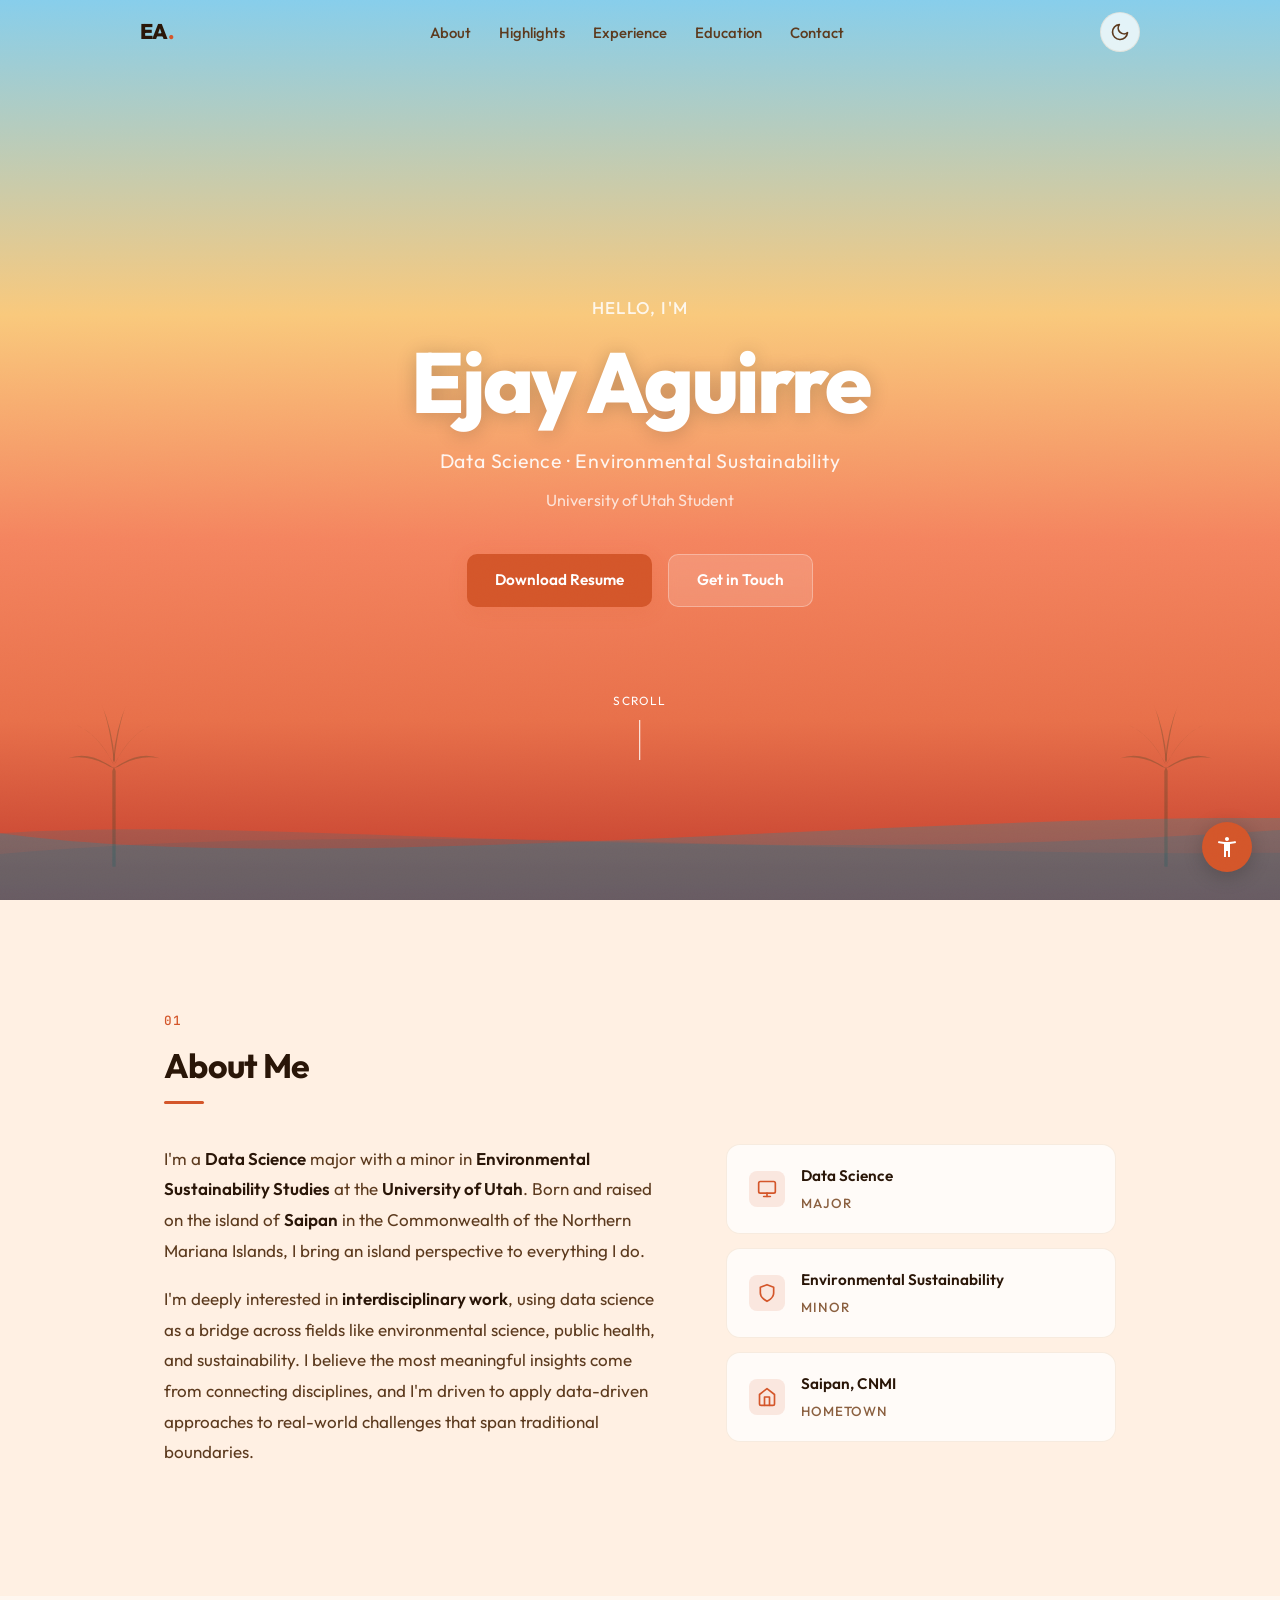
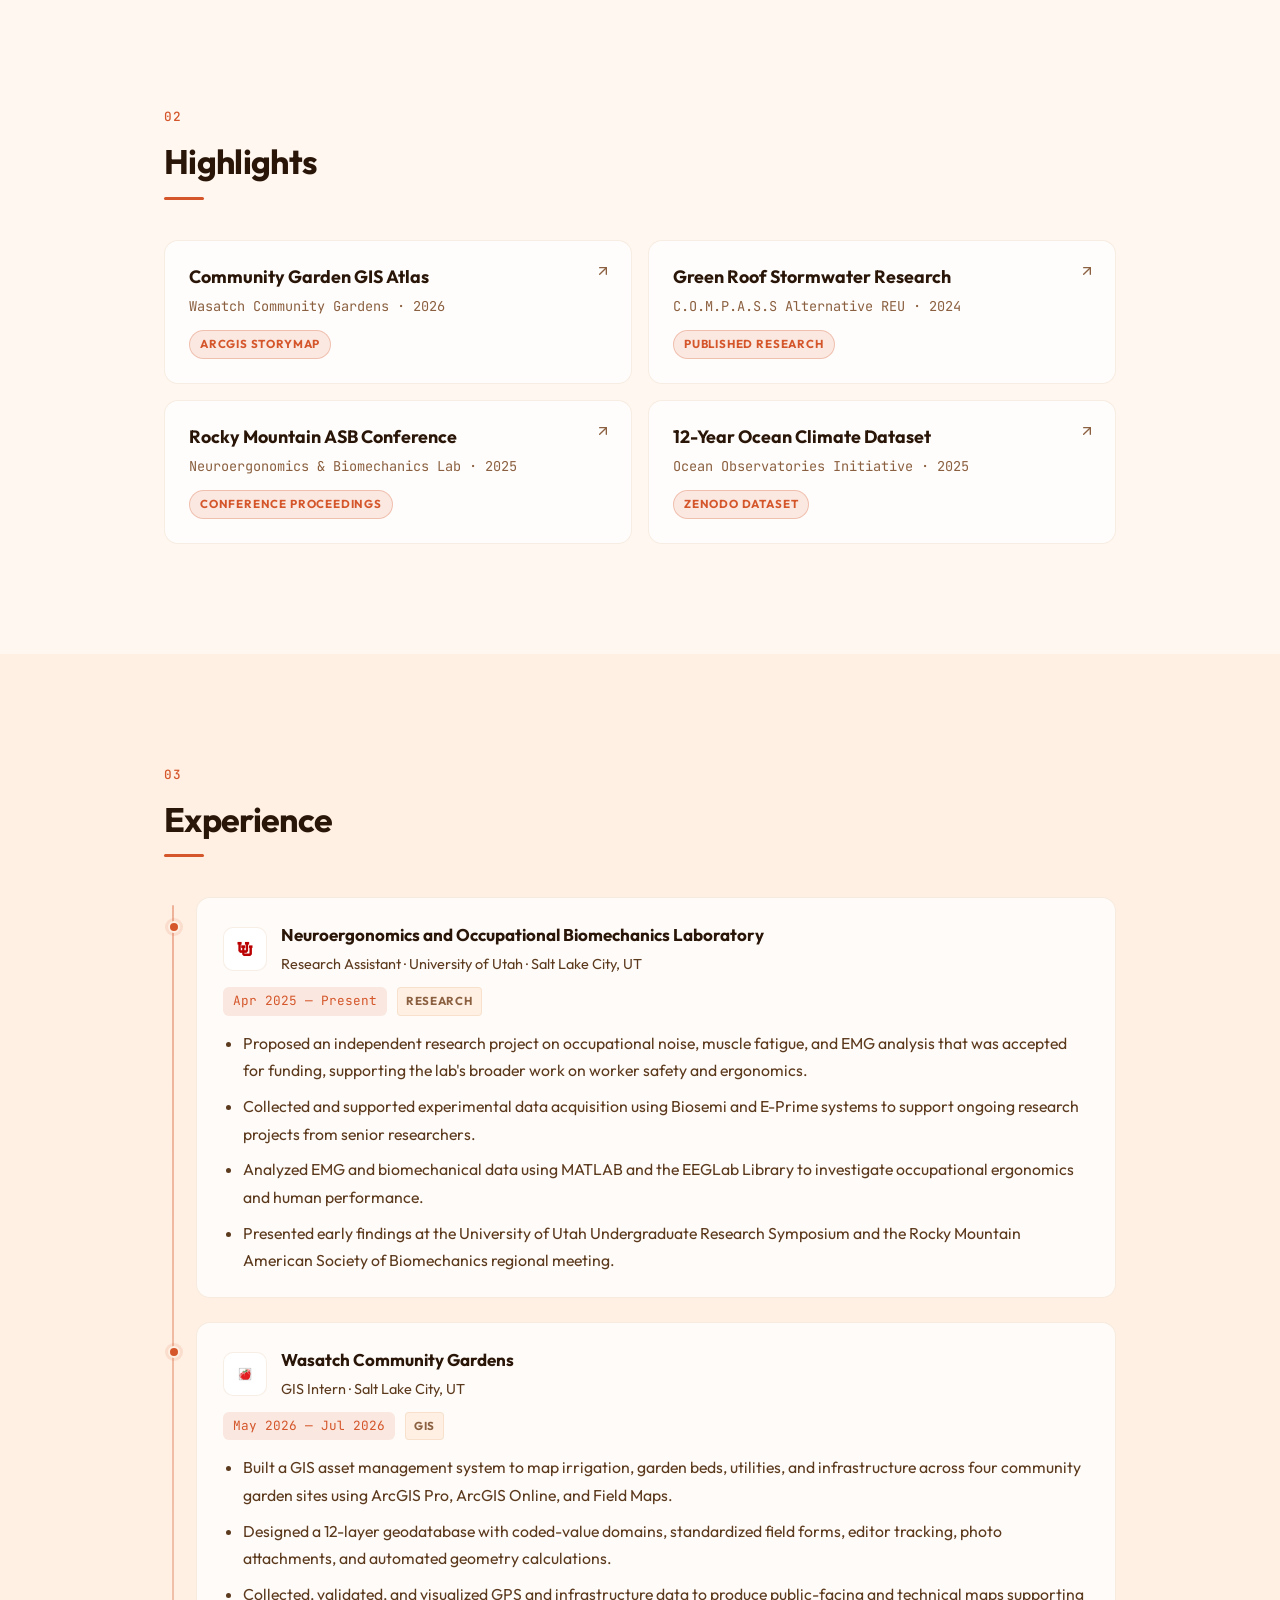
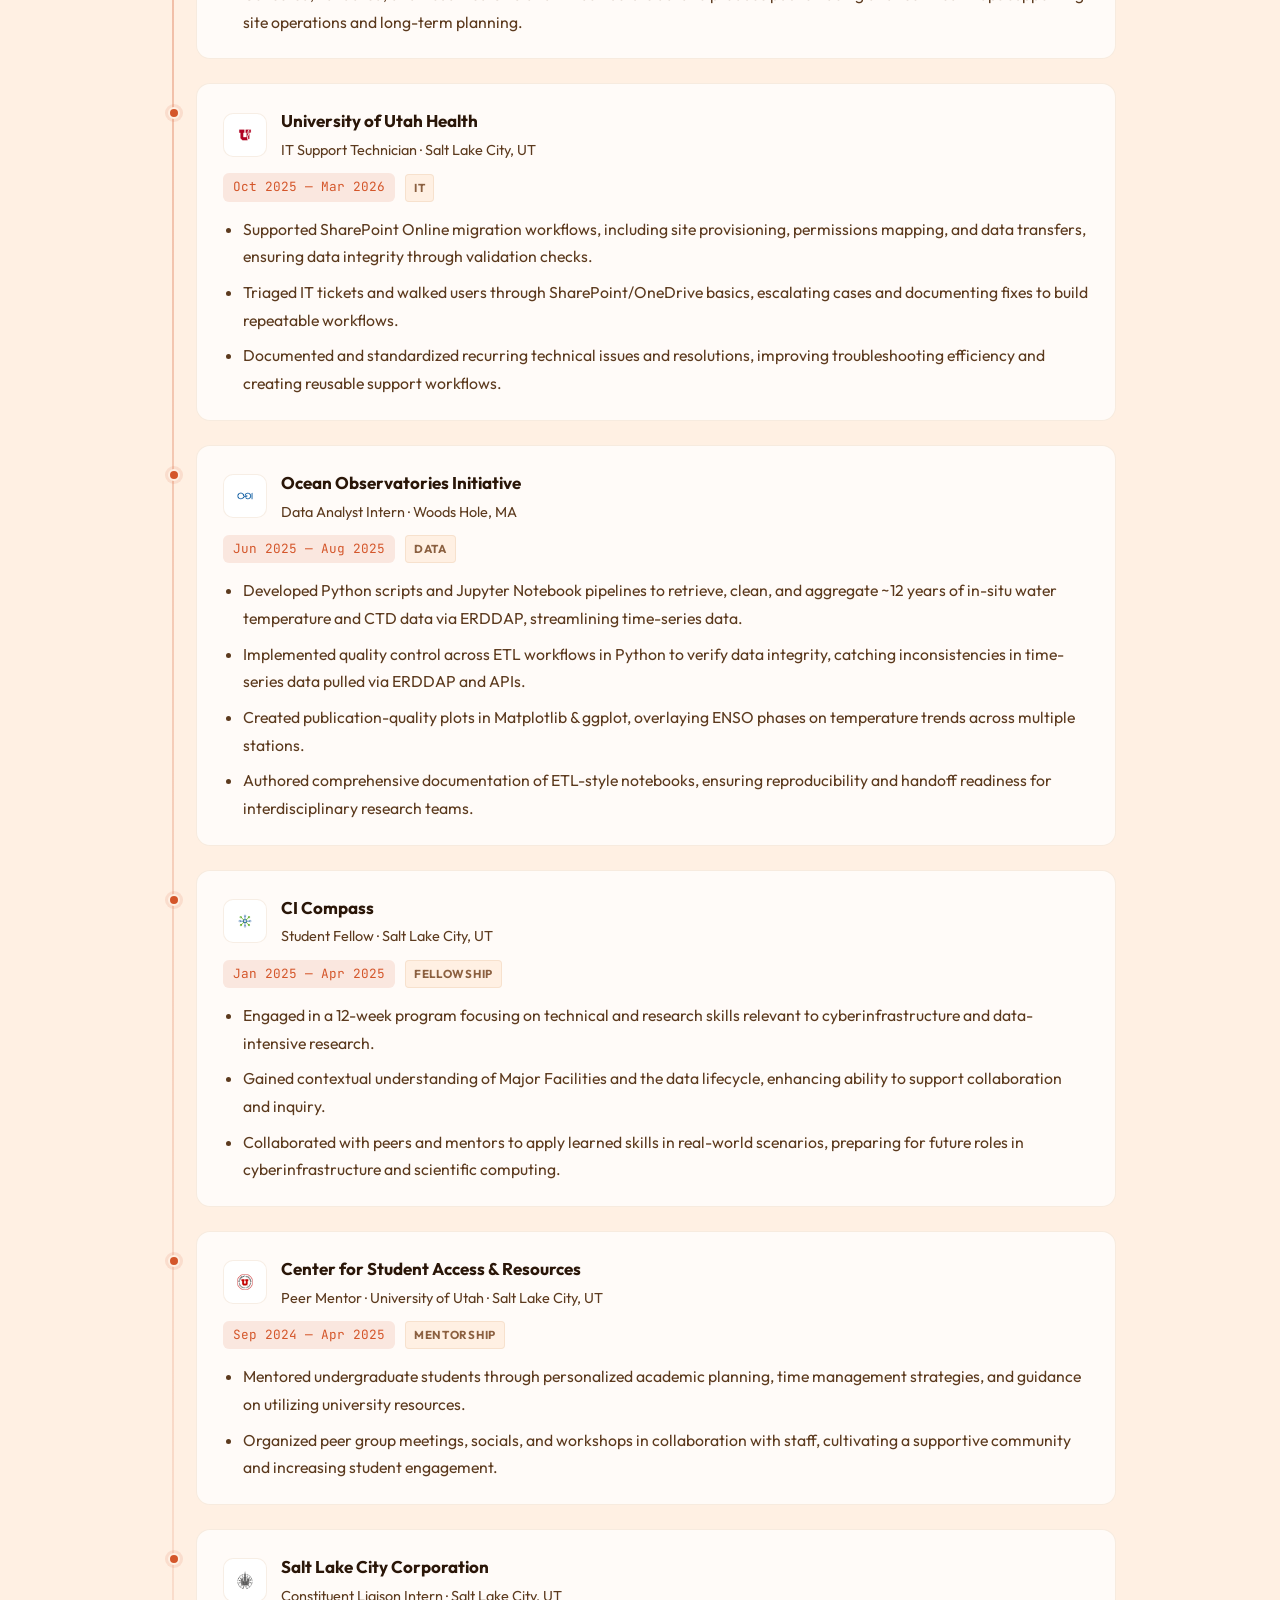
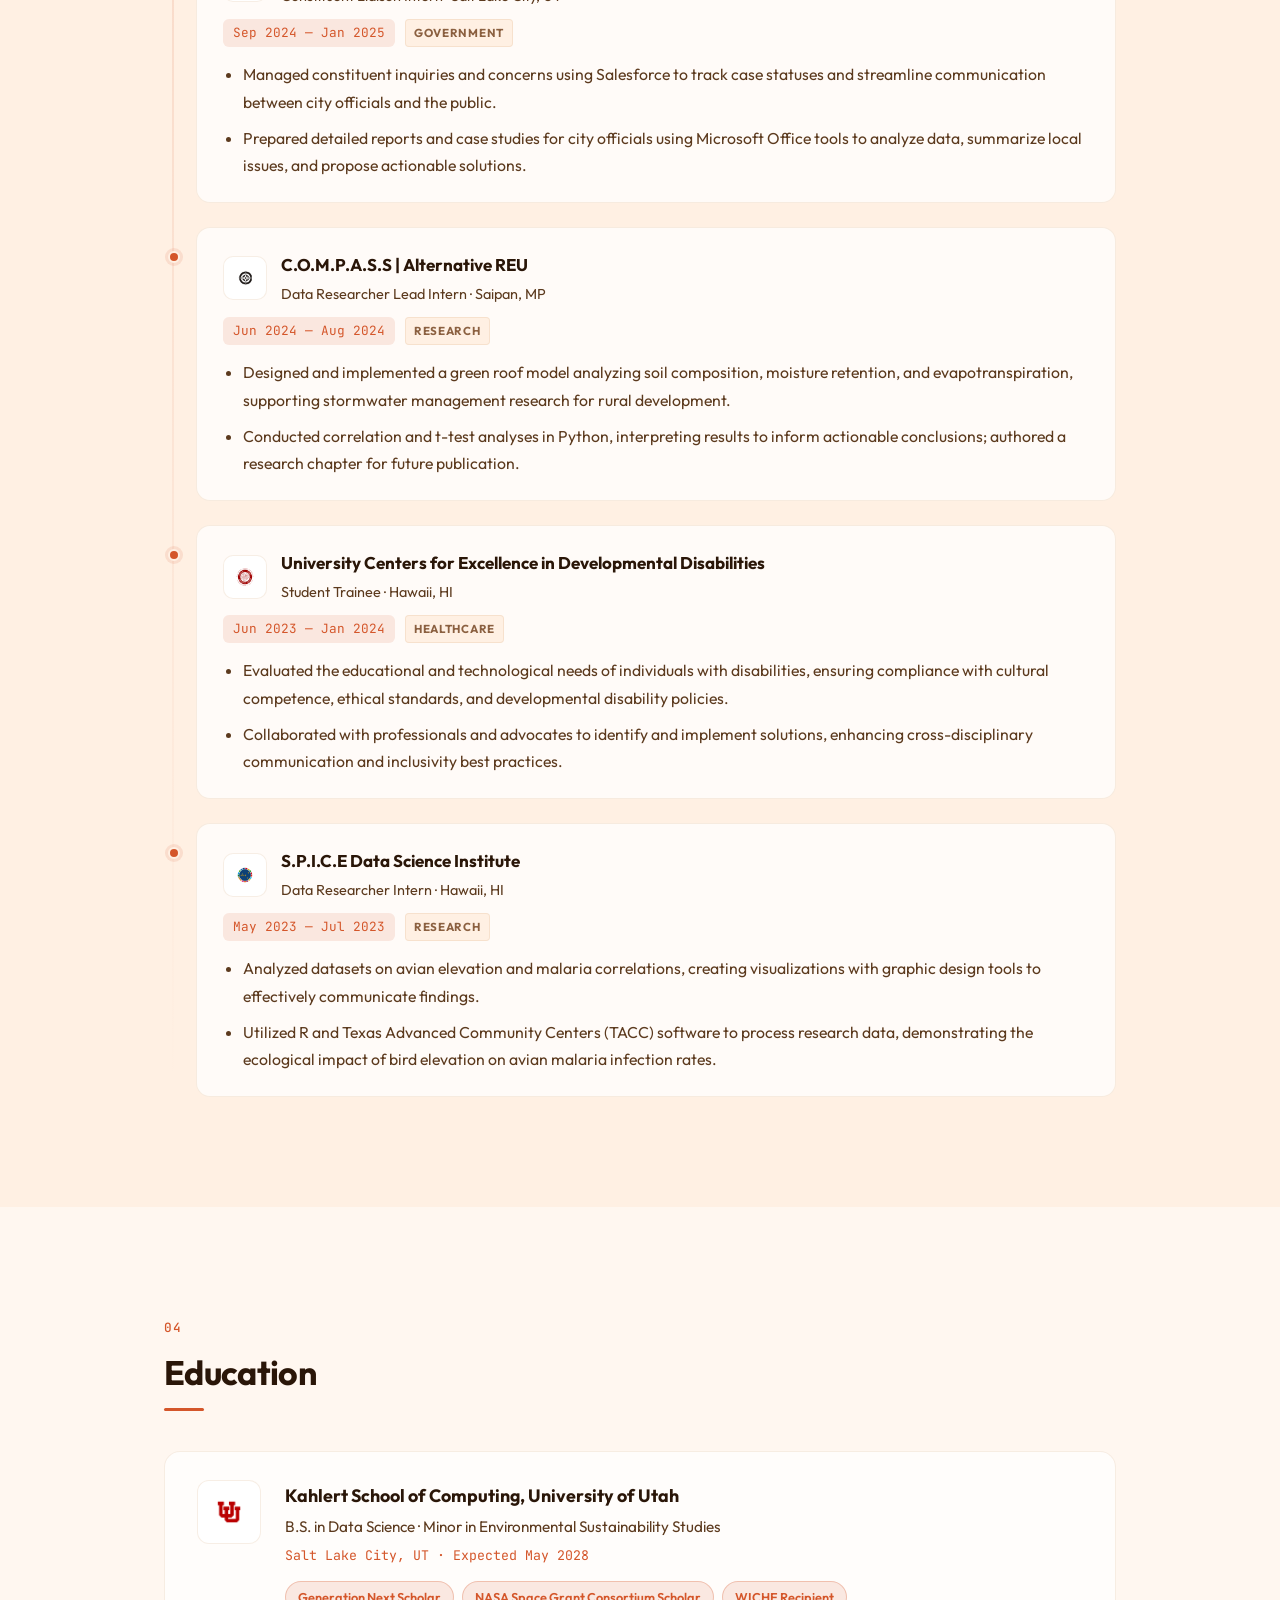
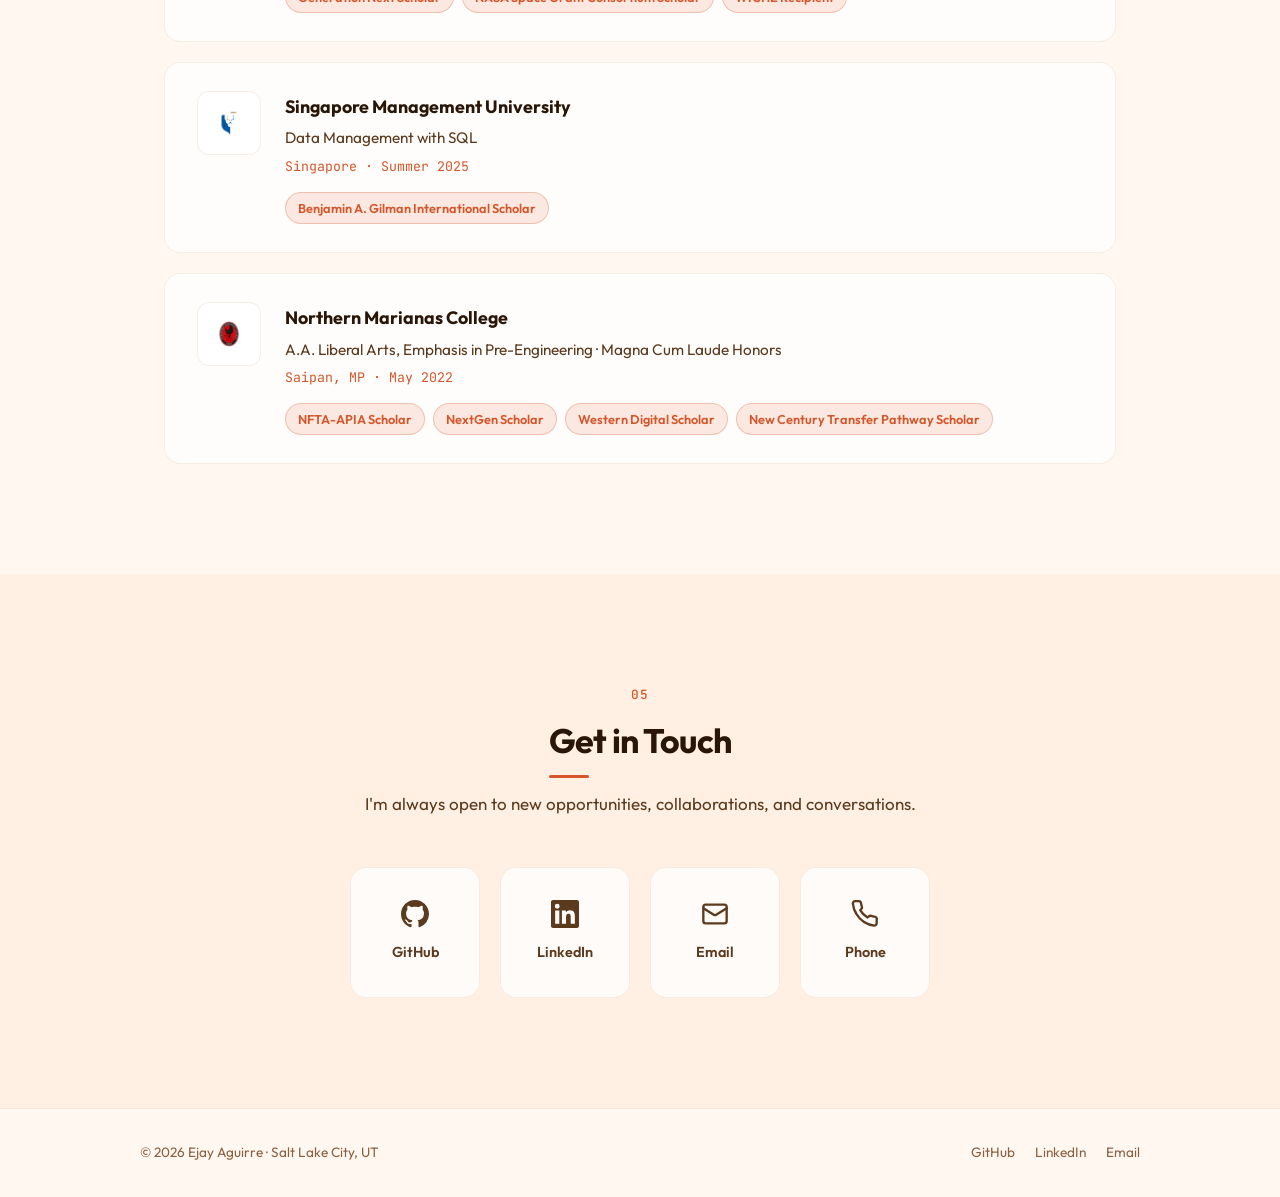
<file: index.html>
<!DOCTYPE html>
<html lang="en" data-theme="light">

<head>
  <meta charset="UTF-8" />
  <meta name="viewport" content="width=device-width, initial-scale=1.0" />
  <title>Ejay Aguirre — Data Science &amp; Environmental Sustainability</title>
  <meta name="description"
    content="Personal website of Ejay Aguirre — Data Science major and Environmental Sustainability Studies minor at the University of Utah. NASA Space Grant Scholar." />
  <link rel="preconnect" href="https://fonts.googleapis.com" />
  <link rel="preconnect" href="https://fonts.gstatic.com" crossorigin />
  <link
    href="https://fonts.googleapis.com/css2?family=Outfit:wght@300;400;500;600;700;800&family=JetBrains+Mono:wght@400;500&display=swap"
    rel="stylesheet" />
  <link rel="stylesheet" href="style.css" />
</head>

<body>
  <!-- Grain overlay -->
  <div class="grain-overlay" aria-hidden="true"></div>

  <!-- Scroll Progress -->
  <div id="scroll-progress" class="scroll-progress" aria-hidden="true"></div>

  <!-- ===== Navigation ===== -->
  <nav id="navbar" class="navbar" aria-label="Main navigation">
    <div class="nav-inner">
      <a href="#hero" class="nav-logo">EA<span class="accent">.</span></a>
      <ul class="nav-links" role="list">
        <li><a href="#about">About</a></li>
        <li><a href="#achievements">Highlights</a></li>
        <li><a href="#experience">Experience</a></li>
        <li><a href="#education">Education</a></li>
        <li><a href="#contact">Contact</a></li>
      </ul>
      <div class="nav-right">
        <button id="theme-toggle" class="theme-toggle" aria-label="Toggle light/dark mode">
          <svg class="theme-icon sun-icon" width="20" height="20" viewBox="0 0 24 24" fill="none" stroke="currentColor" stroke-width="2" stroke-linecap="round" stroke-linejoin="round" aria-hidden="true">
            <circle cx="12" cy="12" r="5"/>
            <line x1="12" y1="1" x2="12" y2="3"/><line x1="12" y1="21" x2="12" y2="23"/>
            <line x1="4.22" y1="4.22" x2="5.64" y2="5.64"/><line x1="18.36" y1="18.36" x2="19.78" y2="19.78"/>
            <line x1="1" y1="12" x2="3" y2="12"/><line x1="21" y1="12" x2="23" y2="12"/>
            <line x1="4.22" y1="19.78" x2="5.64" y2="18.36"/><line x1="18.36" y1="5.64" x2="19.78" y2="4.22"/>
          </svg>
          <svg class="theme-icon moon-icon" width="20" height="20" viewBox="0 0 24 24" fill="none" stroke="currentColor" stroke-width="2" stroke-linecap="round" stroke-linejoin="round" aria-hidden="true">
            <path d="M21 12.79A9 9 0 1 1 11.21 3 7 7 0 0 0 21 12.79z"/>
          </svg>
        </button>
        <button id="mobile-menu-btn" class="mobile-menu-btn" aria-label="Toggle navigation menu" aria-expanded="false">
          <span></span><span></span><span></span>
        </button>
      </div>
    </div>
  </nav>

  <!-- Mobile Menu -->
  <div id="mobile-menu" class="mobile-menu" role="dialog" aria-label="Mobile navigation">
    <ul role="list">
      <li><a href="#about">About</a></li>
      <li><a href="#achievements">Highlights</a></li>
      <li><a href="#experience">Experience</a></li>
      <li><a href="#education">Education</a></li>
      <li><a href="#contact">Contact</a></li>
    </ul>
  </div>

  <!-- ===== Hero ===== -->
  <section id="hero" class="hero" aria-label="Introduction">
    <div id="cursor-spotlight" class="cursor-spotlight" aria-hidden="true"></div>
    <div class="hero-waves" aria-hidden="true">
      <svg class="wave wave-1" viewBox="0 0 1440 180" preserveAspectRatio="none"><path d="M0,80 C360,160 1080,0 1440,80 L1440,180 L0,180 Z"/></svg>
      <svg class="wave wave-2" viewBox="0 0 1440 180" preserveAspectRatio="none"><path d="M0,100 C320,20 720,160 1440,60 L1440,180 L0,180 Z"/></svg>
      <svg class="wave wave-3" viewBox="0 0 1440 180" preserveAspectRatio="none"><path d="M0,120 C480,40 960,140 1440,100 L1440,180 L0,180 Z"/></svg>
    </div>
    <div class="hero-palm left" aria-hidden="true">
      <svg viewBox="0 0 120 200" fill="currentColor">
        <path d="M58,200 L62,200 L62,90 Q63,85 60,80 Q57,85 58,90 Z"/>
        <path d="M60,82 Q30,60 5,70 Q30,65 55,80 Z"/><path d="M60,78 Q40,40 15,30 Q42,42 58,75 Z"/>
        <path d="M60,82 Q90,60 115,70 Q90,65 65,80 Z"/><path d="M60,78 Q80,40 105,30 Q78,42 62,75 Z"/>
        <path d="M60,75 Q55,30 45,5 Q58,35 61,72 Z"/><path d="M60,75 Q65,30 75,5 Q62,35 59,72 Z"/>
      </svg>
    </div>
    <div class="hero-palm right" aria-hidden="true">
      <svg viewBox="0 0 120 200" fill="currentColor">
        <path d="M58,200 L62,200 L62,90 Q63,85 60,80 Q57,85 58,90 Z"/>
        <path d="M60,82 Q30,60 5,70 Q30,65 55,80 Z"/><path d="M60,78 Q40,40 15,30 Q42,42 58,75 Z"/>
        <path d="M60,82 Q90,60 115,70 Q90,65 65,80 Z"/><path d="M60,78 Q80,40 105,30 Q78,42 62,75 Z"/>
        <path d="M60,75 Q55,30 45,5 Q58,35 61,72 Z"/><path d="M60,75 Q65,30 75,5 Q62,35 59,72 Z"/>
      </svg>
    </div>
    <div class="hero-stars" aria-hidden="true">
      <span class="star" style="top:8%;left:10%;animation-delay:0s"></span>
      <span class="star" style="top:15%;left:25%;animation-delay:1.2s"></span>
      <span class="star" style="top:5%;left:50%;animation-delay:0.5s"></span>
      <span class="star" style="top:20%;left:70%;animation-delay:1.8s"></span>
      <span class="star" style="top:10%;left:85%;animation-delay:0.8s"></span>
      <span class="star" style="top:25%;left:40%;animation-delay:2.1s"></span>
      <span class="star" style="top:12%;left:60%;animation-delay:1.5s"></span>
      <span class="star" style="top:30%;left:15%;animation-delay:0.3s"></span>
      <span class="star" style="top:18%;left:90%;animation-delay:2.5s"></span>
      <span class="star" style="top:35%;left:78%;animation-delay:1.0s"></span>
    </div>
    <div class="hero-content">
      <p class="hero-greeting">Hello, I'm</p>
      <h1 class="hero-name">Ejay Aguirre</h1>
      <p class="hero-tagline">Data Science · Environmental Sustainability</p>
      <p class="hero-school">University of Utah Student</p>
      <div class="hero-cta">
        <a href="AGUIRRE_Resume.pdf" download class="btn btn-primary">Download Resume</a>
        <a href="#contact" class="btn btn-outline">Get in Touch</a>
      </div>
    </div>
    <div class="hero-scroll-indicator" aria-hidden="true">
      <span>Scroll</span>
      <div class="scroll-line"></div>
    </div>
  </section>

  <main>

  <!-- ===== About ===== -->
  <section id="about" class="section about" aria-label="About me">
    <div class="container">
      <p class="section-number">01</p>
      <h2 class="section-title">About Me</h2>
      <div class="about-grid">
        <div class="about-text">
          <p>I'm a <strong>Data Science</strong> major with a minor in <strong>Environmental Sustainability Studies</strong> at the <strong>University of Utah</strong>. Born and raised on the island of <strong>Saipan</strong> in the Commonwealth of the Northern Mariana Islands, I bring an island perspective to everything I do.</p>
          <p>I'm deeply interested in <strong>interdisciplinary work</strong>, using data science as a bridge across fields like environmental science, public health, and sustainability. I believe the most meaningful insights come from connecting disciplines, and I'm driven to apply data-driven approaches to real-world challenges that span traditional boundaries.</p>
        </div>
        <div class="about-highlights">
          <div class="highlight-card">
            <span class="highlight-icon" aria-hidden="true">
              <svg width="20" height="20" viewBox="0 0 24 24" fill="none" stroke="currentColor" stroke-width="2" stroke-linecap="round" stroke-linejoin="round"><rect x="2" y="3" width="20" height="14" rx="2"/><line x1="8" y1="21" x2="16" y2="21"/><line x1="12" y1="17" x2="12" y2="21"/></svg>
            </span>
            <div><h3>Data Science</h3><p>Major</p></div>
          </div>
          <div class="highlight-card">
            <span class="highlight-icon" aria-hidden="true">
              <svg width="20" height="20" viewBox="0 0 24 24" fill="none" stroke="currentColor" stroke-width="2" stroke-linecap="round" stroke-linejoin="round"><path d="M12 22s8-4 8-10V5l-8-3-8 3v7c0 6 8 10 8 10z"/></svg>
            </span>
            <div><h3>Environmental Sustainability</h3><p>Minor</p></div>
          </div>
          <div class="highlight-card">
            <span class="highlight-icon" aria-hidden="true">
              <svg width="20" height="20" viewBox="0 0 24 24" fill="none" stroke="currentColor" stroke-width="2" stroke-linecap="round" stroke-linejoin="round"><path d="M3 9l9-7 9 7v11a2 2 0 0 1-2 2H5a2 2 0 0 1-2-2z"/><polyline points="9 22 9 12 15 12 15 22"/></svg>
            </span>
            <div><h3>Saipan, CNMI</h3><p>Hometown</p></div>
          </div>
        </div>
      </div>
    </div>
  </section>

  <!-- ===== Highlights ===== -->
  <section id="achievements" class="section achievements" aria-label="Highlights">
    <div class="container">
      <p class="section-number">02</p>
      <h2 class="section-title">Highlights</h2>
      <div class="achievements-grid">

        <a href="https://storymaps.arcgis.com/stories/f41eeceae7344bdc9fad9366c689debc"
           target="_blank" rel="noopener" class="achievement-item achievement-link">
          <div class="achievement-body">
            <p class="achievement-headline">Community Garden GIS Atlas</p>
            <p class="achievement-sub">Wasatch Community Gardens · 2026</p>
          </div>
          <span class="achievement-source">ArcGIS StoryMap</span>
          <svg class="achievement-arrow" width="16" height="16" viewBox="0 0 24 24" fill="none" stroke="currentColor" stroke-width="2" stroke-linecap="round" stroke-linejoin="round" aria-hidden="true"><line x1="7" y1="17" x2="17" y2="7"/><polyline points="7 7 17 7 17 17"/></svg>
        </a>

        <a href="https://pdxscholar.library.pdx.edu/altreu_projects/17"
           target="_blank" rel="noopener" class="achievement-item achievement-link">
          <div class="achievement-body">
            <p class="achievement-headline">Green Roof Stormwater Research</p>
            <p class="achievement-sub">C.O.M.P.A.S.S Alternative REU · 2024</p>
          </div>
          <span class="achievement-source">Published Research</span>
          <svg class="achievement-arrow" width="16" height="16" viewBox="0 0 24 24" fill="none" stroke="currentColor" stroke-width="2" stroke-linecap="round" stroke-linejoin="round" aria-hidden="true"><line x1="7" y1="17" x2="17" y2="7"/><polyline points="7 7 17 7 17 17"/></svg>
        </a>

        <a href="https://drive.google.com/file/d/1c9spoJ9tmQm4bDDEuXzRy5mXmCir5XP3/view"
           target="_blank" rel="noopener" class="achievement-item achievement-link">
          <div class="achievement-body">
            <p class="achievement-headline">Rocky Mountain ASB Conference</p>
            <p class="achievement-sub">Neuroergonomics &amp; Biomechanics Lab · 2025</p>
          </div>
          <span class="achievement-source">Conference Proceedings</span>
          <svg class="achievement-arrow" width="16" height="16" viewBox="0 0 24 24" fill="none" stroke="currentColor" stroke-width="2" stroke-linecap="round" stroke-linejoin="round" aria-hidden="true"><line x1="7" y1="17" x2="17" y2="7"/><polyline points="7 7 17 7 17 17"/></svg>
        </a>

        <a href="https://zenodo.org/records/16921722"
           target="_blank" rel="noopener" class="achievement-item achievement-link">
          <div class="achievement-body">
            <p class="achievement-headline">12-Year Ocean Climate Dataset</p>
            <p class="achievement-sub">Ocean Observatories Initiative · 2025</p>
          </div>
          <span class="achievement-source">Zenodo Dataset</span>
          <svg class="achievement-arrow" width="16" height="16" viewBox="0 0 24 24" fill="none" stroke="currentColor" stroke-width="2" stroke-linecap="round" stroke-linejoin="round" aria-hidden="true"><line x1="7" y1="17" x2="17" y2="7"/><polyline points="7 7 17 7 17 17"/></svg>
        </a>

      </div>
    </div>
  </section>

  <!-- ===== Experience ===== -->
  <section id="experience" class="section experience" aria-label="Work experience">
    <div class="container">
      <p class="section-number">03</p>
      <h2 class="section-title">Experience</h2>
      <div class="timeline">

        <div class="timeline-item">
          <div class="timeline-dot" aria-hidden="true"></div>
          <div class="timeline-card">
            <div class="timeline-header">
              <div class="timeline-title-row">
                <img class="org-logo" src="images/logos/light/university_of_utah.png" data-light="images/logos/light/university_of_utah.png" data-dark="images/logos/dark/university_of_utah.png" alt="University of Utah logo">
                <div>
                  <h3 class="timeline-org">Neuroergonomics and Occupational Biomechanics Laboratory</h3>
                  <p class="timeline-role">Research Assistant · University of Utah · Salt Lake City, UT</p>
                </div>
              </div>
              <div class="timeline-meta">
                <span class="timeline-date">Apr 2025 — Present</span>
                <span class="timeline-badge">Research</span>
              </div>
            </div>
            <ul class="timeline-bullets">
              <li>Proposed an independent research project on occupational noise, muscle fatigue, and EMG analysis that was accepted for funding, supporting the lab's broader work on worker safety and ergonomics.</li>
              <li>Collected and supported experimental data acquisition using Biosemi and E-Prime systems to support ongoing research projects from senior researchers.</li>
              <li>Analyzed EMG and biomechanical data using MATLAB and the EEGLab Library to investigate occupational ergonomics and human performance.</li>
              <li>Presented early findings at the University of Utah Undergraduate Research Symposium and the Rocky Mountain American Society of Biomechanics regional meeting.</li>
            </ul>
          </div>
        </div>

        <div class="timeline-item">
          <div class="timeline-dot" aria-hidden="true"></div>
          <div class="timeline-card">
            <div class="timeline-header">
              <div class="timeline-title-row">
                <img class="org-logo" src="images/logos/light/wasatch_tomato.png" data-light="images/logos/light/wasatch_tomato.png" data-dark="images/logos/dark/wasatch_tomato.png" alt="Wasatch Community Gardens logo">
                <div>
                  <h3 class="timeline-org">Wasatch Community Gardens</h3>
                  <p class="timeline-role">GIS Intern · Salt Lake City, UT</p>
                </div>
              </div>
              <div class="timeline-meta">
                <span class="timeline-date">May 2026 — Jul 2026</span>
                <span class="timeline-badge">GIS</span>
              </div>
            </div>
            <ul class="timeline-bullets">
              <li>Built a GIS asset management system to map irrigation, garden beds, utilities, and infrastructure across four community garden sites using ArcGIS Pro, ArcGIS Online, and Field Maps.</li>
              <li>Designed a 12-layer geodatabase with coded-value domains, standardized field forms, editor tracking, photo attachments, and automated geometry calculations.</li>
              <li>Collected, validated, and visualized GPS and infrastructure data to produce public-facing and technical maps supporting site operations and long-term planning.</li>
            </ul>
          </div>
        </div>

        <div class="timeline-item">
          <div class="timeline-dot" aria-hidden="true"></div>
          <div class="timeline-card">
            <div class="timeline-header">
              <div class="timeline-title-row">
                <img class="org-logo" src="images/logos/light/u_health.png" data-light="images/logos/light/u_health.png" data-dark="images/logos/dark/u_health.png" alt="University of Utah Health logo">
                <div>
                  <h3 class="timeline-org">University of Utah Health</h3>
                  <p class="timeline-role">IT Support Technician · Salt Lake City, UT</p>
                </div>
              </div>
              <div class="timeline-meta">
                <span class="timeline-date">Oct 2025 — Mar 2026</span>
                <span class="timeline-badge">IT</span>
              </div>
            </div>
            <ul class="timeline-bullets">
              <li>Supported SharePoint Online migration workflows, including site provisioning, permissions mapping, and data transfers, ensuring data integrity through validation checks.</li>
              <li>Triaged IT tickets and walked users through SharePoint/OneDrive basics, escalating cases and documenting fixes to build repeatable workflows.</li>
              <li>Documented and standardized recurring technical issues and resolutions, improving troubleshooting efficiency and creating reusable support workflows.</li>
            </ul>
          </div>
        </div>

        <div class="timeline-item">
          <div class="timeline-dot" aria-hidden="true"></div>
          <div class="timeline-card">
            <div class="timeline-header">
              <div class="timeline-title-row">
                <img class="org-logo" src="images/logos/light/ooi.png" data-light="images/logos/light/ooi.png" data-dark="images/logos/dark/ooi.png" alt="Ocean Observatories Initiative logo">
                <div>
                  <h3 class="timeline-org">Ocean Observatories Initiative</h3>
                  <p class="timeline-role">Data Analyst Intern · Woods Hole, MA</p>
                </div>
              </div>
              <div class="timeline-meta">
                <span class="timeline-date">Jun 2025 — Aug 2025</span>
                <span class="timeline-badge">Data</span>
              </div>
            </div>
            <ul class="timeline-bullets">
              <li>Developed Python scripts and Jupyter Notebook pipelines to retrieve, clean, and aggregate ~12 years of in-situ water temperature and CTD data via ERDDAP, streamlining time-series data.</li>
              <li>Implemented quality control across ETL workflows in Python to verify data integrity, catching inconsistencies in time-series data pulled via ERDDAP and APIs.</li>
              <li>Created publication-quality plots in Matplotlib &amp; ggplot, overlaying ENSO phases on temperature trends across multiple stations.</li>
              <li>Authored comprehensive documentation of ETL-style notebooks, ensuring reproducibility and handoff readiness for interdisciplinary research teams.</li>
            </ul>
          </div>
        </div>

        <div class="timeline-item">
          <div class="timeline-dot" aria-hidden="true"></div>
          <div class="timeline-card">
            <div class="timeline-header">
              <div class="timeline-title-row">
                <img class="org-logo" src="images/logos/light/ci_compass.png" data-light="images/logos/light/ci_compass.png" data-dark="images/logos/dark/ci_compass.png" alt="CI Compass logo">
                <div>
                  <h3 class="timeline-org">CI Compass</h3>
                  <p class="timeline-role">Student Fellow · Salt Lake City, UT</p>
                </div>
              </div>
              <div class="timeline-meta">
                <span class="timeline-date">Jan 2025 — Apr 2025</span>
                <span class="timeline-badge">Fellowship</span>
              </div>
            </div>
            <ul class="timeline-bullets">
              <li>Engaged in a 12-week program focusing on technical and research skills relevant to cyberinfrastructure and data-intensive research.</li>
              <li>Gained contextual understanding of Major Facilities and the data lifecycle, enhancing ability to support collaboration and inquiry.</li>
              <li>Collaborated with peers and mentors to apply learned skills in real-world scenarios, preparing for future roles in cyberinfrastructure and scientific computing.</li>
            </ul>
          </div>
        </div>

        <div class="timeline-item">
          <div class="timeline-dot" aria-hidden="true"></div>
          <div class="timeline-card">
            <div class="timeline-header">
              <div class="timeline-title-row">
                <img class="org-logo" src="images/logos/light/student_affairs_u.png" data-light="images/logos/light/student_affairs_u.png" data-dark="images/logos/dark/student_affairs_u.png" alt="Center for Student Access and Resources logo">
                <div>
                  <h3 class="timeline-org">Center for Student Access &amp; Resources</h3>
                  <p class="timeline-role">Peer Mentor · University of Utah · Salt Lake City, UT</p>
                </div>
              </div>
              <div class="timeline-meta">
                <span class="timeline-date">Sep 2024 — Apr 2025</span>
                <span class="timeline-badge">Mentorship</span>
              </div>
            </div>
            <ul class="timeline-bullets">
              <li>Mentored undergraduate students through personalized academic planning, time management strategies, and guidance on utilizing university resources.</li>
              <li>Organized peer group meetings, socials, and workshops in collaboration with staff, cultivating a supportive community and increasing student engagement.</li>
            </ul>
          </div>
        </div>

        <div class="timeline-item">
          <div class="timeline-dot" aria-hidden="true"></div>
          <div class="timeline-card">
            <div class="timeline-header">
              <div class="timeline-title-row">
                <img class="org-logo" src="images/logos/light/salt_lake_city.png" data-light="images/logos/light/salt_lake_city.png" data-dark="images/logos/dark/salt_lake_city.png" alt="Salt Lake City Corporation logo">
                <div>
                  <h3 class="timeline-org">Salt Lake City Corporation</h3>
                  <p class="timeline-role">Constituent Liaison Intern · Salt Lake City, UT</p>
                </div>
              </div>
              <div class="timeline-meta">
                <span class="timeline-date">Sep 2024 — Jan 2025</span>
                <span class="timeline-badge">Government</span>
              </div>
            </div>
            <ul class="timeline-bullets">
              <li>Managed constituent inquiries and concerns using Salesforce to track case statuses and streamline communication between city officials and the public.</li>
              <li>Prepared detailed reports and case studies for city officials using Microsoft Office tools to analyze data, summarize local issues, and propose actionable solutions.</li>
            </ul>
          </div>
        </div>

        <div class="timeline-item">
          <div class="timeline-dot" aria-hidden="true"></div>
          <div class="timeline-card">
            <div class="timeline-header">
              <div class="timeline-title-row">
                <img class="org-logo" src="images/logos/light/compass.png" data-light="images/logos/light/compass.png" data-dark="images/logos/dark/compass.png" alt="C.O.M.P.A.S.S REU logo">
                <div>
                  <h3 class="timeline-org">C.O.M.P.A.S.S | Alternative REU</h3>
                  <p class="timeline-role">Data Researcher Lead Intern · Saipan, MP</p>
                </div>
              </div>
              <div class="timeline-meta">
                <span class="timeline-date">Jun 2024 — Aug 2024</span>
                <span class="timeline-badge">Research</span>
              </div>
            </div>
            <ul class="timeline-bullets">
              <li>Designed and implemented a green roof model analyzing soil composition, moisture retention, and evapotranspiration, supporting stormwater management research for rural development.</li>
              <li>Conducted correlation and t-test analyses in Python, interpreting results to inform actionable conclusions; authored a research chapter for future publication.</li>
            </ul>
          </div>
        </div>

        <div class="timeline-item">
          <div class="timeline-dot" aria-hidden="true"></div>
          <div class="timeline-card">
            <div class="timeline-header">
              <div class="timeline-title-row">
                <img class="org-logo" src="images/logos/light/ucedd_puc.png" data-light="images/logos/light/ucedd_puc.png" data-dark="images/logos/dark/ucedd_puc.png" alt="UCEDD logo">
                <div>
                  <h3 class="timeline-org">University Centers for Excellence in Developmental Disabilities</h3>
                  <p class="timeline-role">Student Trainee · Hawaii, HI</p>
                </div>
              </div>
              <div class="timeline-meta">
                <span class="timeline-date">Jun 2023 — Jan 2024</span>
                <span class="timeline-badge">Healthcare</span>
              </div>
            </div>
            <ul class="timeline-bullets">
              <li>Evaluated the educational and technological needs of individuals with disabilities, ensuring compliance with cultural competence, ethical standards, and developmental disability policies.</li>
              <li>Collaborated with professionals and advocates to identify and implement solutions, enhancing cross-disciplinary communication and inclusivity best practices.</li>
            </ul>
          </div>
        </div>

        <div class="timeline-item">
          <div class="timeline-dot" aria-hidden="true"></div>
          <div class="timeline-card">
            <div class="timeline-header">
              <div class="timeline-title-row">
                <img class="org-logo" src="images/logos/light/global_circle.png" data-light="images/logos/light/global_circle.png" data-dark="images/logos/dark/global_circle.png" alt="S.P.I.C.E Data Science Institute logo">
                <div>
                  <h3 class="timeline-org">S.P.I.C.E Data Science Institute</h3>
                  <p class="timeline-role">Data Researcher Intern · Hawaii, HI</p>
                </div>
              </div>
              <div class="timeline-meta">
                <span class="timeline-date">May 2023 — Jul 2023</span>
                <span class="timeline-badge">Research</span>
              </div>
            </div>
            <ul class="timeline-bullets">
              <li>Analyzed datasets on avian elevation and malaria correlations, creating visualizations with graphic design tools to effectively communicate findings.</li>
              <li>Utilized R and Texas Advanced Community Centers (TACC) software to process research data, demonstrating the ecological impact of bird elevation on avian malaria infection rates.</li>
            </ul>
          </div>
        </div>

      </div>
    </div>
  </section>

  <!-- ===== Education ===== -->
  <section id="education" class="section education" aria-label="Education">
    <div class="container">
      <p class="section-number">04</p>
      <h2 class="section-title">Education</h2>
      <div class="edu-grid">

        <div class="edu-card">
          <div class="edu-logo-wrap">
            <img class="edu-logo" src="images/logos/light/university_of_utah.png" data-light="images/logos/light/university_of_utah.png" data-dark="images/logos/dark/university_of_utah.png" alt="University of Utah logo">
          </div>
          <div class="edu-body">
            <h3>Kahlert School of Computing, University of Utah</h3>
            <p class="edu-degree">B.S. in Data Science · Minor in Environmental Sustainability Studies</p>
            <p class="edu-meta">Salt Lake City, UT · Expected May 2028</p>
            <div class="edu-badges">
              <span class="edu-badge">Generation Next Scholar</span>
              <span class="edu-badge">NASA Space Grant Consortium Scholar</span>
              <span class="edu-badge">WICHE Recipient</span>
            </div>
          </div>
        </div>

        <div class="edu-card">
          <div class="edu-logo-wrap">
            <img class="edu-logo" src="images/logos/light/smu.png" data-light="images/logos/light/smu.png" data-dark="images/logos/dark/smu.png" alt="Singapore Management University logo">
          </div>
          <div class="edu-body">
            <h3>Singapore Management University</h3>
            <p class="edu-degree">Data Management with SQL</p>
            <p class="edu-meta">Singapore · Summer 2025</p>
            <div class="edu-badges">
              <span class="edu-badge">Benjamin A. Gilman International Scholar</span>
            </div>
          </div>
        </div>

        <div class="edu-card">
          <div class="edu-logo-wrap">
            <img class="edu-logo" src="images/logos/light/northern_marianas_college.png" data-light="images/logos/light/northern_marianas_college.png" data-dark="images/logos/dark/northern_marianas_college.png" alt="Northern Marianas College logo">
          </div>
          <div class="edu-body">
            <h3>Northern Marianas College</h3>
            <p class="edu-degree">A.A. Liberal Arts, Emphasis in Pre-Engineering · Magna Cum Laude Honors</p>
            <p class="edu-meta">Saipan, MP · May 2022</p>
            <div class="edu-badges">
              <span class="edu-badge">NFTA-APIA Scholar</span>
              <span class="edu-badge">NextGen Scholar</span>
              <span class="edu-badge">Western Digital Scholar</span>
              <span class="edu-badge">New Century Transfer Pathway Scholar</span>
            </div>
          </div>
        </div>

      </div>
    </div>
  </section>

  <!-- ===== Contact ===== -->
  <section id="contact" class="section contact" aria-label="Contact">
    <div class="container">
      <p class="section-number">05</p>
      <h2 class="section-title">Get in Touch</h2>
      <p class="contact-subtitle">I'm always open to new opportunities, collaborations, and conversations.</p>
      <div class="contact-links">
        <a href="https://github.com/Ejay234" target="_blank" rel="noopener" class="contact-card" id="link-github">
          <svg width="28" height="28" viewBox="0 0 24 24" fill="currentColor" aria-hidden="true"><path d="M12 0C5.37 0 0 5.37 0 12c0 5.31 3.435 9.795 8.205 11.385.6.105.825-.255.825-.57 0-.285-.015-1.23-.015-2.235-3.015.555-3.795-.735-4.035-1.41-.135-.345-.72-1.41-1.23-1.695-.42-.225-1.02-.78-.015-.795.945-.015 1.62.87 1.845 1.23 1.08 1.815 2.805 1.305 3.495.99.105-.78.42-1.305.765-1.605-2.67-.3-5.46-1.335-5.46-5.925 0-1.305.465-2.385 1.23-3.225-.12-.3-.54-1.53.12-3.18 0 0 1.005-.315 3.3 1.23.96-.27 1.98-.405 3-.405s2.04.135 3 .405c2.295-1.56 3.3-1.23 3.3-1.23.66 1.65.24 2.88.12 3.18.765.84 1.23 1.905 1.23 3.225 0 4.605-2.805 5.625-5.475 5.925.435.375.81 1.095.81 2.22 0 1.605-.015 2.895-.015 3.3 0 .315.225.69.825.57A12.02 12.02 0 0 0 24 12c0-6.63-5.37-12-12-12z"/></svg>
          <span>GitHub</span>
        </a>
        <a href="https://www.linkedin.com/in/ejay-aguirre-797828222" target="_blank" rel="noopener" class="contact-card" id="link-linkedin">
          <svg width="28" height="28" viewBox="0 0 24 24" fill="currentColor" aria-hidden="true"><path d="M20.447 20.452h-3.554v-5.569c0-1.328-.027-3.037-1.852-3.037-1.853 0-2.136 1.445-2.136 2.939v5.667H9.351V9h3.414v1.561h.046c.477-.9 1.637-1.85 3.37-1.85 3.601 0 4.267 2.37 4.267 5.455v6.286zM5.337 7.433a2.062 2.062 0 0 1-2.063-2.065 2.064 2.064 0 1 1 2.063 2.065zm1.782 13.019H3.555V9h3.564v11.452zM22.225 0H1.771C.792 0 0 .774 0 1.729v20.542C0 23.227.792 24 1.771 24h20.451C23.2 24 24 23.227 24 22.271V1.729C24 .774 23.2 0 22.222 0h.003z"/></svg>
          <span>LinkedIn</span>
        </a>
        <a href="mailto:ejay.aguirre03@gmail.com" class="contact-card" id="link-email">
          <svg width="28" height="28" viewBox="0 0 24 24" fill="none" stroke="currentColor" stroke-width="2" stroke-linecap="round" stroke-linejoin="round" aria-hidden="true"><rect x="2" y="4" width="20" height="16" rx="2"/><path d="m22 7-8.97 5.7a1.94 1.94 0 0 1-2.06 0L2 7"/></svg>
          <span>Email</span>
        </a>
        <a href="tel:3855304234" class="contact-card" id="link-phone">
          <svg width="28" height="28" viewBox="0 0 24 24" fill="none" stroke="currentColor" stroke-width="2" stroke-linecap="round" stroke-linejoin="round" aria-hidden="true"><path d="M22 16.92v3a2 2 0 0 1-2.18 2 19.79 19.79 0 0 1-8.63-3.07A19.5 19.5 0 0 1 4.69 12 19.79 19.79 0 0 1 1.61 3.37 2 2 0 0 1 3.58 1h3a2 2 0 0 1 2 1.72c.127.96.361 1.903.7 2.81a2 2 0 0 1-.45 2.11L7.91 8.7a16 16 0 0 0 6.29 6.29l1.06-.92a2 2 0 0 1 2.11-.45c.907.339 1.85.573 2.81.7A2 2 0 0 1 22 16.92z"/></svg>
          <span>Phone</span>
        </a>
      </div>
    </div>
  </section>

  </main>

  <footer class="footer">
    <div class="footer-inner">
      <p>&copy; 2026 Ejay Aguirre · Salt Lake City, UT</p>
      <div class="footer-links">
        <a href="https://github.com/Ejay234" target="_blank" rel="noopener">GitHub</a>
        <a href="https://www.linkedin.com/in/ejay-aguirre-797828222" target="_blank" rel="noopener">LinkedIn</a>
        <a href="mailto:ejay.aguirre03@gmail.com">Email</a>
      </div>
    </div>
  </footer>

  <!-- ===== Accessibility Panel ===== -->
  <div id="a11y-panel" class="a11y-panel" role="dialog" aria-label="Accessibility options" aria-hidden="true">
    <div class="a11y-panel-header">
      <h3>Accessibility</h3>
      <button id="a11y-close" class="a11y-close" aria-label="Close accessibility panel">✕</button>
    </div>
    <div class="a11y-row">
      <div>
        <span class="a11y-label">Text Size</span>
        <p class="a11y-hint">Scale all text up or down</p>
      </div>
      <div class="a11y-font-btns" role="group" aria-label="Text size options">
        <button class="a11y-font-btn" id="font-sm" aria-label="Small text">A−</button>
        <button class="a11y-font-btn active" id="font-md" aria-label="Default text">A</button>
        <button class="a11y-font-btn" id="font-lg" aria-label="Large text">A+</button>
      </div>
    </div>
    <div class="a11y-row">
      <div>
        <span class="a11y-label">High Contrast</span>
        <p class="a11y-hint">Boosts text/border contrast</p>
      </div>
      <button id="contrast-toggle" class="a11y-toggle" role="switch" aria-checked="false" aria-label="Toggle high contrast">
        <span class="a11y-toggle-track"><span class="a11y-toggle-thumb"></span></span>
      </button>
    </div>
    <div class="a11y-row">
      <div>
        <span class="a11y-label">Reduce Motion</span>
        <p class="a11y-hint">Stops all animations</p>
      </div>
      <button id="motion-toggle" class="a11y-toggle" role="switch" aria-checked="false" aria-label="Toggle reduce motion">
        <span class="a11y-toggle-track"><span class="a11y-toggle-thumb"></span></span>
      </button>
    </div>
  </div>

  <button id="a11y-btn" class="a11y-btn" aria-label="Open accessibility options" aria-expanded="false" aria-controls="a11y-panel">
    <!-- Standard Material Design Accessibility Icon -->
    <svg width="24" height="24" viewBox="0 0 24 24" fill="currentColor" aria-hidden="true">
      <path d="M20.5 6c-2.61.7-5.67 1-8.5 1s-5.89-.3-8.5-1L3 8c1.86.5 4 .83 6 1v13h2v-6h2v6h2V9c2-.17 4.14-.5 6-1l-.5-2zM12 6c1.1 0 2-.9 2-2s-.9-2-2-2-2 .9-2 2 .9 2 2 2z"/>
    </svg>
  </button>

  <script src="script.js"></script>
</body>
</html>
</file>
<file: style.css>
/* ============================================================
   Ejay Aguirre — Island Theme
   Light: Sunset on Saipan  |  Dark: Island Nightlife
   ============================================================ */

/* ---------- Theme Variables ---------- */
:root {
  --bg-primary: #FFF7F0;
  --bg-secondary: #FFF0E3;
  --bg-card: rgba(255,255,255,0.75);
  --bg-card-hover: rgba(255,255,255,0.95);
  --border-subtle: rgba(200,140,80,0.15);
  --border-hover: rgba(200,140,80,0.35);
  --text-primary: #2A1608;
  --text-secondary: #5C3A1E;
  --text-muted: #8B6040;
  --accent: #D4562A;
  --accent-soft: rgba(212,86,42,0.12);
  --accent-glow: rgba(212,86,42,0.28);
  --accent-secondary: #F4A236;
  --hero-bg: linear-gradient(180deg, #87CEEB 0%, #F9C97C 35%, #F4845F 60%, #E8704A 80%, #C0392B 100%);
  --hero-text: #fff;
  --wave-1: rgba(0,150,180,0.25);
  --wave-2: rgba(0,130,160,0.18);
  --wave-3: rgba(0,110,140,0.12);
  --palm-color: rgba(30,60,30,0.25);
  --nav-bg-scroll: rgba(255,247,240,0.9);
  --font-sans: 'Outfit', -apple-system, BlinkMacSystemFont, 'Segoe UI', sans-serif;
  --font-mono: 'JetBrains Mono', 'Fira Code', monospace;
  --section-padding: 110px 0;
  --container-width: 1000px;
  --ease-out-expo: cubic-bezier(0.16,1,0.3,1);
  --transition-fast: 0.2s var(--ease-out-expo);
  --transition-mid: 0.4s var(--ease-out-expo);
  --transition-slow: 0.7s var(--ease-out-expo);
  --theme-transition: background-color 200ms ease, color 200ms ease, border-color 200ms ease, box-shadow 200ms ease;
}

[data-theme="dark"] {
  --bg-primary: #0B1628;
  --bg-secondary: #0F1D32;
  --bg-card: rgba(255,255,255,0.06);
  --bg-card-hover: rgba(255,255,255,0.11);
  --border-subtle: rgba(100,180,255,0.12);
  --border-hover: rgba(100,180,255,0.25);
  --text-primary: #F0F5FF;
  --text-secondary: #AECAE8;
  --text-muted: #6E92B4;
  --accent: #38BDF8;
  --accent-soft: rgba(56,189,248,0.14);
  --accent-glow: rgba(56,189,248,0.3);
  --accent-secondary: #FF6B9D;
  --hero-bg: linear-gradient(180deg, #0B0E2C 0%, #101840 30%, #162050 55%, #1A2860 80%, #0F1D32 100%);
  --hero-text: #F0F5FF;
  --wave-1: rgba(56,189,248,0.1);
  --wave-2: rgba(56,189,248,0.07);
  --wave-3: rgba(56,189,248,0.04);
  --palm-color: rgba(10,30,60,0.5);
  --nav-bg-scroll: rgba(11,22,40,0.92);
}

/* ---------- Theme Crossfade Transition ---------- */
/* Applied as a class so we can skip it on load and respect prefers-reduced-motion */
.theme-transitioning,
.theme-transitioning *,
.theme-transitioning *::before,
.theme-transitioning *::after {
  transition: var(--theme-transition) !important;
}

@media (prefers-reduced-motion: reduce) {
  .theme-transitioning,
  .theme-transitioning *,
  .theme-transitioning *::before,
  .theme-transitioning *::after {
    transition: none !important;
  }
}

/* ---------- Reset ---------- */
*, *::before, *::after { margin: 0; padding: 0; box-sizing: border-box; }
html { scroll-behavior: smooth; font-size: 16px; -webkit-font-smoothing: antialiased; }

@media (prefers-reduced-motion: reduce) {
  html { scroll-behavior: auto; }
}

/* Root font-size drives all rem units — JS overrides this for accessibility text scaling */
html { font-size: 17px; }

body {
  font-family: var(--font-sans);
  background: var(--bg-primary);
  color: var(--text-primary);
  line-height: 1.75;
  overflow-x: hidden;
  font-size: 1rem;
}

a { color: inherit; text-decoration: none; }
img { max-width: 100%; display: block; }

/* Focus ring — visible for all users */
:focus-visible {
  outline: 2px solid var(--accent);
  outline-offset: 3px;
  border-radius: 4px;
}

.container { max-width: var(--container-width); margin: 0 auto; padding: 0 24px; }
.section { padding: var(--section-padding); position: relative; }

.section-number {
  font-family: var(--font-mono);
  font-size: 0.75rem;
  color: var(--accent);
  letter-spacing: 0.1em;
  font-weight: 500;
  margin-bottom: 4px;
}
.section-title {
  font-size: 2rem;
  font-weight: 700;
  margin-bottom: 48px;
  letter-spacing: -0.02em;
  position: relative;
  display: inline-block;
  max-width: 72ch;
}
.section-title::after {
  content: '';
  position: absolute;
  bottom: -8px;
  left: 0;
  width: 40px;
  height: 3px;
  background: var(--accent);
  border-radius: 2px;
}

/* ---------- Grain Overlay ---------- */
.grain-overlay {
  position: fixed;
  inset: 0;
  z-index: 9999;
  pointer-events: none;
  opacity: 0.045;
  background-image: url("data:image/svg+xml,%3Csvg viewBox='0 0 200 200' xmlns='http://www.w3.org/2000/svg'%3E%3Cfilter id='n'%3E%3CfeTurbulence type='fractalNoise' baseFrequency='0.75' numOctaves='4' stitchTiles='stitch'/%3E%3C/filter%3E%3Crect width='100%25' height='100%25' filter='url(%23n)'/%3E%3C/svg%3E");
  background-repeat: repeat;
  background-size: 200px 200px;
  mix-blend-mode: soft-light;
}
[data-theme="dark"] .grain-overlay { opacity: 0.07; }

/* ---------- Scroll Progress Bar ---------- */
.scroll-progress {
  position: fixed;
  top: 0; left: 0;
  height: 3px;
  background: linear-gradient(90deg, var(--accent), var(--accent-secondary));
  width: 0%;
  z-index: 2000;
  transition: width 0.1s linear;
  border-radius: 0 2px 2px 0;
}

/* ---------- Animations ---------- */
@keyframes fadeInUp { from { opacity: 0; transform: translateY(30px); } to { opacity: 1; transform: translateY(0); } }
@keyframes fadeIn   { from { opacity: 0; } to { opacity: 1; } }
@keyframes scrollLine {
  0%   { transform: scaleY(0); transform-origin: top; }
  50%  { transform: scaleY(1); transform-origin: top; }
  51%  { transform-origin: bottom; }
  100% { transform: scaleY(0); transform-origin: bottom; }
}
@keyframes waveFloat1 { 0%,100% { transform: translateX(0); } 50% { transform: translateX(-25px); } }
@keyframes waveFloat2 { 0%,100% { transform: translateX(0); } 50% { transform: translateX(20px); } }
@keyframes waveFloat3 { 0%,100% { transform: translateX(0); } 50% { transform: translateX(-15px); } }
@keyframes twinkle   { 0%,100% { opacity: 0.2; transform: scale(0.8); } 50% { opacity: 1; transform: scale(1.2); } }
@keyframes palmSway  { 0%,100% { transform: rotate(-2deg); } 50% { transform: rotate(2deg); } }

@media (prefers-reduced-motion: reduce) {
  @keyframes fadeInUp { from { opacity: 0; } to { opacity: 1; } }
  @keyframes scrollLine { 0%,100% { opacity: 1; } }
  @keyframes waveFloat1, @keyframes waveFloat2, @keyframes waveFloat3 { 0%,100% {} }
  @keyframes twinkle { 0%,100% { opacity: 0.6; } }
  @keyframes palmSway { 0%,100% {} }
}

.animate-on-scroll {
  opacity: 0;
  transform: translateY(28px);
  transition: opacity 0.6s var(--ease-out-expo), transform 0.6s var(--ease-out-expo);
}
.animate-on-scroll.visible { opacity: 1; transform: translateY(0); }

@media (prefers-reduced-motion: reduce) {
  .animate-on-scroll { opacity: 1; transform: none; transition: none; }
}

/* ---------- Navbar ---------- */
.navbar {
  position: fixed;
  top: 0; left: 0; right: 0;
  z-index: 1000;
  padding: 0 24px;
  transition: background var(--transition-fast), box-shadow var(--transition-fast), backdrop-filter var(--transition-fast);
}
.navbar.scrolled {
  background: var(--nav-bg-scroll);
  backdrop-filter: blur(16px);
  -webkit-backdrop-filter: blur(16px);
  box-shadow: 0 1px 0 var(--border-subtle);
}
.nav-inner {
  max-width: var(--container-width);
  margin: 0 auto;
  display: flex;
  align-items: center;
  justify-content: space-between;
  height: 64px;
}
.nav-logo { font-size: 1.25rem; font-weight: 800; letter-spacing: -0.03em; transition: opacity var(--transition-fast); }
.nav-logo:hover { opacity: 0.8; }
.nav-logo .accent { color: var(--accent); }
.nav-links { list-style: none; display: flex; gap: 28px; }
.nav-links a {
  font-size: 0.875rem;
  font-weight: 500;
  color: var(--text-secondary);
  transition: color var(--transition-fast);
  position: relative;
  padding: 4px 0;
}
.nav-links a::after {
  content: '';
  position: absolute;
  bottom: -2px; left: 0;
  width: 0; height: 2px;
  background: var(--accent);
  transition: width var(--transition-mid);
  border-radius: 1px;
}
.nav-links a:hover { color: var(--text-primary); }
.nav-links a:hover::after { width: 100%; }
.nav-right { display: flex; align-items: center; gap: 12px; }

/* Theme Toggle */
.theme-toggle {
  background: var(--bg-card);
  border: 1px solid var(--border-subtle);
  border-radius: 50%;
  width: 40px; height: 40px;
  display: flex; align-items: center; justify-content: center;
  cursor: pointer;
  transition: all var(--transition-fast);
  color: var(--text-secondary);
}
.theme-toggle:hover { border-color: var(--accent); color: var(--accent); transform: rotate(20deg); }
.sun-icon  { display: none; }
[data-theme="dark"]  .sun-icon  { display: block; }
[data-theme="dark"]  .moon-icon { display: none;  }
[data-theme="light"] .moon-icon { display: block; }
[data-theme="light"] .sun-icon  { display: none;  }

/* Logo theme switching is handled by JS (data-light / data-dark attributes) */

/* Mobile Menu */
.mobile-menu-btn {
  display: none; flex-direction: column; gap: 5px;
  background: none; border: none; cursor: pointer; padding: 4px; z-index: 1100;
}
.mobile-menu-btn span { display: block; width: 22px; height: 2px; background: var(--text-primary); border-radius: 2px; transition: transform var(--transition-fast), opacity var(--transition-fast); }
.mobile-menu-btn.active span:nth-child(1) { transform: rotate(45deg) translate(5px,5px); }
.mobile-menu-btn.active span:nth-child(2) { opacity: 0; }
.mobile-menu-btn.active span:nth-child(3) { transform: rotate(-45deg) translate(5px,-5px); }
.mobile-menu {
  position: fixed; inset: 0;
  background: var(--nav-bg-scroll);
  backdrop-filter: blur(20px); -webkit-backdrop-filter: blur(20px);
  z-index: 1050;
  display: flex; align-items: center; justify-content: center;
  opacity: 0; pointer-events: none;
  transition: opacity var(--transition-mid);
}
.mobile-menu.active { opacity: 1; pointer-events: all; }
.mobile-menu ul { list-style: none; text-align: center; display: flex; flex-direction: column; gap: 32px; }
.mobile-menu a { font-size: 1.5rem; font-weight: 600; color: var(--text-primary); transition: color var(--transition-fast); }
.mobile-menu a:hover { color: var(--accent); }

/* ---------- Hero Section ---------- */
.hero {
  min-height: 100vh;
  display: flex; align-items: center; justify-content: center;
  position: relative; overflow: hidden;
  padding: 0 24px;
  background: var(--hero-bg);
}

/* Cursor Spotlight */
.cursor-spotlight {
  position: absolute;
  inset: 0;
  pointer-events: none;
  z-index: 2;
  opacity: 0;
  background: radial-gradient(circle 300px at var(--spotlight-x, -999px) var(--spotlight-y, -999px), rgba(56,189,248,0.22), transparent 70%);
  transition: opacity 0.5s ease;
}
[data-theme="dark"] .cursor-spotlight { opacity: 1; }

@media (prefers-reduced-motion: reduce) {
  .cursor-spotlight { display: none; }
}

.hero-palm {
  position: absolute; bottom: 0;
  width: 100px; height: 200px;
  color: var(--palm-color); z-index: 2;
  animation: palmSway 6s ease-in-out infinite;
  transform-origin: bottom center;
}
.hero-palm.left  { left: 5%; }
.hero-palm.right { right: 5%; transform: scaleX(-1); }

.hero-stars { position: absolute; inset: 0; pointer-events: none; z-index: 1; opacity: 0; transition: opacity 0.8s ease; }
[data-theme="dark"] .hero-stars { opacity: 1; }
.star { position: absolute; width: 3px; height: 3px; background: #fff; border-radius: 50%; animation: twinkle 3s ease-in-out infinite; }

.hero-waves { position: absolute; bottom: 0; left: 0; right: 0; height: 120px; z-index: 3; pointer-events: none; }
.wave { position: absolute; bottom: 0; left: 0; width: 120%; height: 100%; }
.wave-1 path { fill: var(--wave-1); }
.wave-2 path { fill: var(--wave-2); }
.wave-3 path { fill: var(--wave-3); }
.wave-1 { animation: waveFloat1  8s ease-in-out infinite; }
.wave-2 { animation: waveFloat2 10s ease-in-out infinite; left: -10%; }
.wave-3 { animation: waveFloat3 12s ease-in-out infinite; left: -5%; }

.hero-content { text-align: center; position: relative; z-index: 5; animation: fadeInUp 1s var(--ease-out-expo); }
.hero-greeting { font-size: 1rem; font-weight: 500; color: var(--hero-text); letter-spacing: 0.08em; text-transform: uppercase; margin-bottom: 12px; opacity: 0.85; }
.hero-name    { font-size: clamp(2.75rem, 8vw, 5rem); font-weight: 800; letter-spacing: -0.03em; line-height: 1.1; margin-bottom: 16px; color: var(--hero-text); text-shadow: 0 2px 20px rgba(0,0,0,0.2); }
.hero-tagline { font-size: 1.15rem; color: var(--hero-text); font-weight: 400; margin-bottom: 8px; letter-spacing: 0.04em; opacity: 0.9; }
.hero-school  { font-size: 0.95rem; color: var(--hero-text); margin-bottom: 40px; opacity: 0.75; }
.hero-cta { display: flex; gap: 16px; justify-content: center; flex-wrap: wrap; }

.hero-scroll-indicator {
  position: absolute; bottom: 140px; left: 50%; transform: translateX(-50%);
  display: flex; flex-direction: column; align-items: center; gap: 8px;
  color: var(--hero-text); font-size: 0.7rem; letter-spacing: 0.12em; text-transform: uppercase;
  animation: fadeIn 1.5s var(--ease-out-expo) 0.8s both;
  z-index: 5; opacity: 0.6;
}
.scroll-line { width: 1px; height: 40px; background: var(--hero-text); animation: scrollLine 2s ease-in-out infinite; }

@media (prefers-reduced-motion: reduce) {
  .scroll-line { animation: none; }
  .hero-content { animation: fadeIn 0.5s ease; }
  .hero-scroll-indicator { animation: fadeIn 0.5s ease; }
}

/* ---------- Buttons ---------- */
.btn {
  display: inline-flex; align-items: center; gap: 8px;
  padding: 12px 28px; font-size: 0.9rem; font-weight: 600;
  border-radius: 10px; border: none; cursor: pointer;
  transition: all var(--transition-fast);
  font-family: var(--font-sans);
}
.btn-primary { background: var(--accent); color: #fff; box-shadow: 0 4px 20px var(--accent-soft); }
.btn-primary:hover { filter: brightness(1.08); transform: translateY(-2px); box-shadow: 0 8px 30px var(--accent-glow); }
.btn-outline  { background: rgba(255,255,255,0.15); color: var(--hero-text); border: 1px solid rgba(255,255,255,0.3); backdrop-filter: blur(4px); }
.btn-outline:hover { background: rgba(255,255,255,0.25); transform: translateY(-2px); }

/* ---------- About Section ---------- */
.about { background: var(--bg-secondary); }
.about-grid { display: grid; grid-template-columns: 1.3fr 1fr; gap: 56px; align-items: start; }
.about-text p { color: var(--text-secondary); margin-bottom: 18px; font-size: 1rem; line-height: 1.8; max-width: 72ch; }
.about-text strong { color: var(--text-primary); font-weight: 600; }
.about-highlights { display: flex; flex-direction: column; gap: 14px; }
.highlight-card {
  background: var(--bg-card);
  border: 1px solid var(--border-subtle);
  border-radius: 14px;
  padding: 18px 22px;
  display: flex; align-items: center; gap: 16px;
  transition: all var(--transition-fast);
}
.highlight-card:hover { background: var(--bg-card-hover); border-color: var(--border-hover); transform: translateX(4px); }
.highlight-icon {
  color: var(--accent); flex-shrink: 0;
  display: flex; align-items: center; justify-content: center;
  width: 36px; height: 36px;
  background: var(--accent-soft); border-radius: 8px;
}
.highlight-card h3 { font-size: 0.9rem; font-weight: 600; margin-bottom: 2px; }
.highlight-card p  { font-size: 0.78rem; color: var(--text-muted); font-weight: 500; text-transform: uppercase; letter-spacing: 0.06em; }

/* ---------- Achievements Section ---------- */
.achievements { background: var(--bg-primary); }
.achievements-grid { display: grid; grid-template-columns: 1fr 1fr; gap: 16px; }

/* Linked highlight card */
.achievement-item {
  text-decoration: none;
  cursor: pointer;
  background: var(--bg-card);
  border: 1px solid var(--border-subtle);
  border-radius: 14px;
  padding: 24px 56px 24px 24px; /* right padding leaves room for arrow */
  display: flex; flex-direction: column; gap: 12px;
  position: relative;
  transition: all var(--transition-fast);
  color: inherit;
}
.achievement-item:hover {
  background: var(--bg-card-hover);
  border-color: var(--border-hover);
  transform: translateY(-3px);
  box-shadow: 0 8px 28px var(--accent-soft);
}

.achievement-body { flex: 1; min-width: 0; }
.achievement-headline {
  font-size: 1.05rem;
  font-weight: 700;
  color: var(--text-primary);
  line-height: 1.4;
  margin-bottom: 5px;
}
.achievement-sub {
  font-size: 0.8rem;
  color: var(--text-muted);
  font-family: var(--font-mono);
}

.achievement-source {
  display: inline-block;
  align-self: flex-start;
  font-size: 0.68rem;
  font-weight: 700;
  text-transform: uppercase;
  letter-spacing: 0.07em;
  color: var(--accent);
  background: var(--accent-soft);
  border: 1px solid var(--accent-glow);
  padding: 3px 10px;
  border-radius: 20px;
}
.achievement-arrow {
  position: absolute;
  top: 22px; right: 20px;
  color: var(--text-muted);
  flex-shrink: 0;
  transition: transform var(--transition-fast), color var(--transition-fast);
}
.achievement-item:hover .achievement-arrow {
  transform: translate(3px, -3px);
  color: var(--accent);
}

/* ---------- Experience / Timeline Section ---------- */
.experience { background: var(--bg-secondary); }
.timeline { position: relative; padding-left: 32px; }
.timeline::before {
  content: '';
  position: absolute; left: 8px; top: 8px; bottom: 8px; width: 2px;
  background: linear-gradient(to bottom, var(--accent), transparent);
  border-radius: 2px; opacity: 0.4;
}

.timeline-item { position: relative; margin-bottom: 24px; }
.timeline-item:last-child { margin-bottom: 0; }
.timeline-dot {
  position: absolute; left: -28px; top: 24px;
  width: 12px; height: 12px;
  border-radius: 50%;
  background: var(--accent);
  border: 2px solid var(--bg-secondary);
  box-shadow: 0 0 0 3px var(--accent-soft);
  transition: all var(--transition-fast);
}
.timeline-item:hover .timeline-dot { transform: scale(1.3); box-shadow: 0 0 0 5px var(--accent-soft); }

.timeline-card {
  background: var(--bg-card);
  border: 1px solid var(--border-subtle);
  border-radius: 14px;
  padding: 22px 26px;
  transition: all var(--transition-fast);
}
.timeline-card:hover { border-color: var(--border-hover); background: var(--bg-card-hover); transform: translateX(4px); }

/* Timeline header: logo + name row, then date/badge below */
.timeline-title-row {
  display: flex; align-items: center; gap: 14px;
  margin-bottom: 10px;
}
.org-logo {
  flex-shrink: 0;
  width: 44px; height: 44px;
  border-radius: 10px;
  object-fit: contain;
  padding: 1px;
  background: var(--bg-card-hover);
  border: 1px solid var(--border-subtle);
  overflow: hidden;
}
.timeline-org  { font-size: 1rem; font-weight: 700; color: var(--text-primary); margin-bottom: 2px; }
.timeline-role { font-size: 0.85rem; color: var(--text-secondary); }

.timeline-meta { display: flex; align-items: center; gap: 10px; margin-bottom: 14px; flex-wrap: wrap; }
.timeline-date {
  font-family: var(--font-mono); font-size: 0.75rem; color: var(--accent);
  background: var(--accent-soft); padding: 3px 10px; border-radius: 6px; white-space: nowrap;
}
.timeline-badge {
  font-size: 0.68rem; font-weight: 700; text-transform: uppercase; letter-spacing: 0.06em;
  color: var(--text-muted); background: var(--bg-secondary);
  border: 1px solid var(--border-subtle); padding: 3px 8px; border-radius: 4px;
}

.timeline-bullets { padding-left: 20px; display: flex; flex-direction: column; gap: 8px; }
.timeline-bullets li { font-size: 0.93rem; color: var(--text-secondary); line-height: 1.75; }

/* ---------- Education Section ---------- */
.education { background: var(--bg-primary); }
.edu-grid { display: flex; flex-direction: column; gap: 20px; }

.edu-card {
  background: var(--bg-card);
  border: 1px solid var(--border-subtle);
  border-radius: 16px;
  padding: 28px 32px;
  display: flex; gap: 24px; align-items: flex-start;
  transition: all var(--transition-fast);
}
.edu-card:hover { border-color: var(--border-hover); background: var(--bg-card-hover); transform: translateX(4px); }

.edu-logo-wrap {
  flex-shrink: 0;
  width: 64px; height: 64px;
  border-radius: 12px;
  border: 1px solid var(--border-subtle);
  background: var(--bg-card-hover);
  display: flex; align-items: center; justify-content: center;
  overflow: hidden;
  padding: 1px;
}
.edu-logo { width: 100%; height: 100%; object-fit: contain; display: block; }

.edu-body { flex: 1; }
.edu-body h3 { font-size: 1.05rem; font-weight: 700; margin-bottom: 4px; color: var(--text-primary); }
.edu-degree  { font-size: 0.9rem; color: var(--text-secondary); margin-bottom: 4px; line-height: 1.6; }
.edu-meta    { font-family: var(--font-mono); font-size: 0.78rem; color: var(--accent); margin-bottom: 14px; }
.edu-badges  { display: flex; flex-wrap: wrap; gap: 8px; }
.edu-badge   { font-size: 0.75rem; font-weight: 600; color: var(--accent); background: var(--accent-soft); border: 1px solid var(--accent-glow); padding: 4px 12px; border-radius: 20px; }

/* ---------- Contact Section ---------- */
.contact { background: var(--bg-secondary); text-align: center; }
.contact-subtitle { color: var(--text-secondary); font-size: 1rem; margin-top: -28px; margin-bottom: 48px; line-height: 1.7; }
.contact-links { display: flex; gap: 20px; justify-content: center; flex-wrap: wrap; }
.contact-card {
  display: flex; flex-direction: column; align-items: center; gap: 12px;
  padding: 32px 36px;
  background: var(--bg-card);
  border: 1px solid var(--border-subtle);
  border-radius: 16px;
  transition: all var(--transition-fast);
  color: var(--text-secondary);
  min-width: 130px;
}
.contact-card:hover { border-color: var(--accent); color: var(--accent); background: var(--accent-soft); transform: translateY(-4px); box-shadow: 0 12px 40px var(--accent-soft); }
.contact-card span { font-size: 0.85rem; font-weight: 600; }

/* ---------- Footer ---------- */
.footer { padding: 32px 24px; border-top: 1px solid var(--border-subtle); }
.footer-inner { max-width: var(--container-width); margin: 0 auto; display: flex; align-items: center; justify-content: space-between; flex-wrap: wrap; gap: 12px; }
.footer p { font-size: 0.8rem; color: var(--text-muted); }
.footer-links { display: flex; gap: 20px; }
.footer-links a { font-size: 0.8rem; color: var(--text-muted); transition: color var(--transition-fast); }
.footer-links a:hover { color: var(--accent); }

/* ---------- Responsive ---------- */
@media (max-width: 768px) {
  :root { --section-padding: 80px 0; }
  .nav-links { display: none; }
  .mobile-menu-btn { display: flex; }
  .about-grid { grid-template-columns: 1fr; gap: 32px; }
  .achievements-grid { grid-template-columns: 1fr; }
  .contact-links { flex-direction: column; align-items: center; }
  .contact-card { width: 100%; max-width: 280px; }
  .hero-cta { flex-direction: column; align-items: center; }
  .hero-name { font-size: clamp(2.25rem, 10vw, 3.5rem); }
  .hero-palm { width: 70px; height: 140px; }
  .hero-palm.left  { left: 2%; }
  .hero-palm.right { right: 2%; }
  .timeline { padding-left: 24px; }
  .timeline-card { padding: 18px 20px; }
  .edu-card { flex-direction: column; gap: 16px; padding: 22px 24px; }
  .footer-inner { flex-direction: column; text-align: center; }
}

@media (max-width: 480px) {
  .section-title { font-size: 1.6rem; }
  .highlight-card { padding: 14px 18px; }
  .hero-palm { display: none; }
  .timeline-title-row { flex-direction: column; align-items: flex-start; gap: 10px; }
  .edu-logo-wrap { width: 52px; height: 52px; }
}

/* ============================================================
   Accessibility Panel
   ============================================================ */

/* Floating trigger button */
.a11y-btn {
  position: fixed;
  bottom: 28px;
  right: 28px;
  z-index: 1500;
  width: 50px; height: 50px;
  border-radius: 50%;
  background: var(--accent);
  color: #fff;
  border: none;
  cursor: pointer;
  display: flex; align-items: center; justify-content: center;
  box-shadow: 0 4px 20px rgba(0,0,0,0.2);
  transition: transform var(--transition-fast), box-shadow var(--transition-fast);
}
.a11y-btn:hover { transform: scale(1.1); box-shadow: 0 6px 28px rgba(0,0,0,0.28); }
.a11y-btn:focus-visible { outline: 3px solid var(--accent); outline-offset: 4px; }

/* Panel */
.a11y-panel {
  position: fixed;
  bottom: 90px;
  right: 28px;
  z-index: 1490;
  width: 260px;
  background: var(--nav-bg-scroll);
  backdrop-filter: blur(20px); -webkit-backdrop-filter: blur(20px);
  border: 1px solid var(--border-subtle);
  border-radius: 16px;
  padding: 20px;
  box-shadow: 0 16px 48px rgba(0,0,0,0.18);
  opacity: 0;
  transform: translateY(16px) scale(0.97);
  pointer-events: none;
  transition: opacity 0.22s ease, transform 0.22s ease;
}
.a11y-panel.open {
  opacity: 1;
  transform: translateY(0) scale(1);
  pointer-events: all;
}

.a11y-panel-header {
  display: flex; align-items: center; justify-content: space-between;
  margin-bottom: 16px;
}
.a11y-panel-header h3 {
  font-size: 0.85rem;
  font-weight: 700;
  letter-spacing: 0.06em;
  text-transform: uppercase;
  color: var(--text-muted);
  margin: 0;
}
.a11y-close {
  background: none; border: none; cursor: pointer;
  color: var(--text-muted); font-size: 1.2rem; line-height: 1;
  padding: 2px 6px; border-radius: 6px;
  transition: color var(--transition-fast), background var(--transition-fast);
}
.a11y-close:hover { color: var(--text-primary); background: var(--accent-soft); }

.a11y-row {
  display: flex; align-items: flex-start; justify-content: space-between; gap: 12px;
  margin-bottom: 16px;
}
.a11y-row:last-child { margin-bottom: 0; }
.a11y-label { font-size: 0.875rem; font-weight: 600; color: var(--text-primary); display: block; }
.a11y-hint  { font-size: 0.72rem; color: var(--text-muted); margin: 2px 0 0; line-height: 1.4; }

/* Font size buttons */
.a11y-font-btns { display: flex; gap: 4px; }
.a11y-font-btn {
  background: var(--bg-card);
  border: 1px solid var(--border-subtle);
  border-radius: 8px;
  cursor: pointer;
  color: var(--text-secondary);
  font-family: var(--font-sans);
  font-weight: 700;
  padding: 5px 10px;
  transition: all var(--transition-fast);
}
.a11y-font-btn:hover, .a11y-font-btn.active {
  background: var(--accent-soft);
  border-color: var(--accent);
  color: var(--accent);
}
.a11y-font-btn:nth-child(1) { font-size: 0.75rem; }
.a11y-font-btn:nth-child(2) { font-size: 0.875rem; }
.a11y-font-btn:nth-child(3) { font-size: 1rem; }

/* Toggle switch */
.a11y-toggle {
  background: none; border: none; cursor: pointer; padding: 0;
  display: flex; align-items: center;
}
.a11y-toggle-track {
  width: 40px; height: 22px;
  background: var(--border-hover);
  border-radius: 11px;
  position: relative;
  transition: background 0.2s ease;
  display: flex; align-items: center;
}
.a11y-toggle-thumb {
  position: absolute;
  left: 3px;
  width: 16px; height: 16px;
  background: #fff;
  border-radius: 50%;
  transition: left 0.2s ease;
  box-shadow: 0 1px 3px rgba(0,0,0,0.2);
}
.a11y-toggle[aria-checked="true"] .a11y-toggle-track { background: var(--accent); }
.a11y-toggle[aria-checked="true"] .a11y-toggle-thumb { left: 21px; }

/* High contrast override */
.high-contrast {
  --text-primary: #000;
  --text-secondary: #111;
  --text-muted: #333;
  --bg-card: rgba(255,255,255,1);
  --border-subtle: rgba(0,0,0,0.3);
  --border-hover: rgba(0,0,0,0.6);
}
[data-theme="dark"].high-contrast {
  --text-primary: #fff;
  --text-secondary: #e0e0e0;
  --text-muted: #bbb;
  --bg-card: rgba(0,0,0,0.9);
  --border-subtle: rgba(255,255,255,0.3);
  --border-hover: rgba(255,255,255,0.6);
}

/* Force reduce motion */
.force-reduce-motion *,
.force-reduce-motion *::before,
.force-reduce-motion *::after {
  animation: none !important;
  transition: none !important;
  scroll-behavior: auto !important;
}

@media (prefers-reduced-motion: reduce) {
  .a11y-panel { transition: none; }
}
</file>
